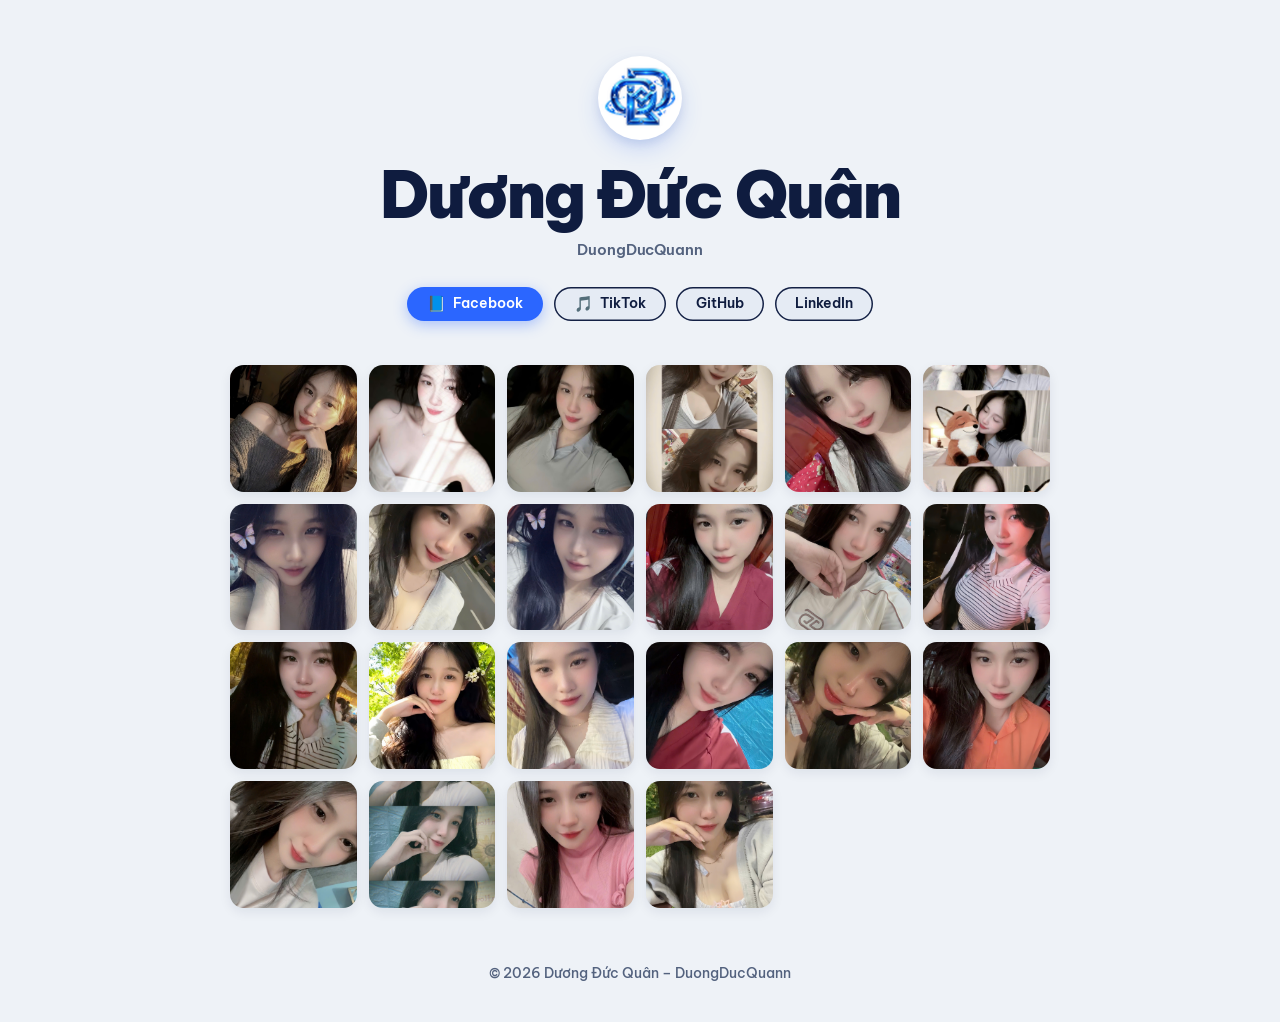
<file: index.html>
﻿<!DOCTYPE html>
<html lang="vi">
<head>
<meta charset="UTF-8">
<meta name="viewport" content="width=device-width, initial-scale=1">
<title>Dương Đức Quân</title>
<meta name="description" content="Dương Đức Quân – DuongDucQuann">
<link rel="icon" type="image/png" href="logo.png">
<meta property="og:title" content="Dương Đức Quân – DuongDucQuann">
<meta property="og:description" content="Hồ sơ cá nhân của Dương Đức Quân">
<meta property="og:image" content="logo.png">
<meta property="og:type" content="website">
<link rel="preconnect" href="https://fonts.googleapis.com">
<link rel="preconnect" href="https://fonts.gstatic.com" crossorigin>
<link href="https://fonts.googleapis.com/css2?family=Be+Vietnam+Pro:wght@400;500;600;700;800;900&display=swap" rel="stylesheet">

<style>
  :root {
    --bg: #eef2f7;
    --ink: #0f1c3f;
    --muted: #53627e;
    --fb-bg: #2b66ff;
    --btn-ghost-bg: #e5ebf4;
    --btn-border: #142145;
  }
  @media (prefers-color-scheme: dark) {
    :root {
      --bg: #0c142b;
      --ink: #eef2f7;
      --muted: #9aa7c4;
      --fb-bg: #3a72ff;
      --btn-ghost-bg: #182449;
      --btn-border: #ccd6ee;
    }
  }

  * { box-sizing: border-box; }

  html, body {
    margin: 0;
    padding: 0;
    background: var(--bg);
    color: var(--ink);
    font-family: "Be Vietnam Pro", -apple-system, BlinkMacSystemFont, "Segoe UI", Roboto, Arial, sans-serif;
    -webkit-font-smoothing: antialiased;
  }

  body {
    min-height: 100vh;
    display: flex;
    flex-direction: column;
    align-items: center;
    justify-content: flex-start;
    padding: 3.5rem 1.25rem 2.5rem;
    text-align: center;
  }

  .container {
    width: 100%;
    max-width: 820px;
    margin: 0 auto;
    display: flex;
    flex-direction: column;
    align-items: center;
  }

  .logo-wrap {
    width: 84px;
    height: 84px;
    border-radius: 50%;
    background: #ffffff;
    padding: 3px;
    display: flex;
    align-items: center;
    justify-content: center;
    box-shadow: 0 10px 24px -4px rgba(43, 102, 255, 0.25), 0 4px 10px rgba(15, 28, 63, 0.08);
    margin-bottom: 1.25rem;
    transition: transform 0.25s ease;
  }
  .logo-wrap:hover {
    transform: scale(1.06);
  }
  .logo {
    width: 100%;
    height: 100%;
    border-radius: 50%;
    object-fit: cover;
    display: block;
  }

  h1 {
    margin: 0;
    font-size: clamp(2.4rem, 6.5vw, 4rem);
    font-weight: 900;
    line-height: 1.08;
    letter-spacing: -0.035em;
    color: var(--ink);
  }

  .role {
    margin: 0.65rem 0 0;
    font-size: 0.95rem;
    font-weight: 600;
    color: var(--muted);
    letter-spacing: -0.01em;
  }

  .links {
    margin: 1.75rem 0 0;
    display: flex;
    flex-wrap: wrap;
    gap: 0.65rem;
    justify-content: center;
    align-items: center;
  }

  .btn {
    display: inline-flex;
    align-items: center;
    gap: 0.45rem;
    padding: 0.55rem 1.25rem;
    border-radius: 9999px;
    font-size: 0.88rem;
    font-weight: 600;
    text-decoration: none;
    transition: transform 0.18s ease, filter 0.18s ease, box-shadow 0.18s ease;
    cursor: pointer;
    line-height: 1.2;
    white-space: nowrap;
  }
  .btn:hover {
    transform: translateY(-1px);
    filter: brightness(1.05);
  }
  .btn:active {
    transform: translateY(0);
  }

  .btn-fb {
    background: var(--fb-bg);
    color: #ffffff;
    box-shadow: 0 4px 14px rgba(43, 102, 255, 0.35);
  }

  .btn-ghost {
    background: var(--btn-ghost-bg);
    color: var(--ink);
    box-shadow: inset 0 0 0 1.5px var(--btn-border);
  }

  .btn-icon {
    font-size: 0.95rem;
    display: inline-block;
    line-height: 1;
  }

  .gallery {
    margin: 2.75rem 0 0;
    width: 100%;
    max-width: 820px;
    display: grid;
    grid-template-columns: repeat(6, 1fr);
    gap: 0.75rem;
  }

  @media (max-width: 768px) {
    .gallery {
      grid-template-columns: repeat(4, 1fr);
      gap: 0.6rem;
    }
  }

  @media (max-width: 480px) {
    .gallery {
      grid-template-columns: repeat(3, 1fr);
      gap: 0.5rem;
    }
    body {
      padding: 2.25rem 1rem 2rem;
    }
  }

  .gallery-item {
    position: relative;
    width: 100%;
    aspect-ratio: 1 / 1;
    border-radius: 14px;
    overflow: hidden;
    background: rgba(0, 0, 0, 0.05);
    box-shadow: 0 4px 12px rgba(15, 28, 63, 0.08);
    transition: transform 0.22s ease, box-shadow 0.22s ease;
  }
  .gallery-item:hover {
    transform: scale(1.04);
    box-shadow: 0 10px 22px rgba(15, 28, 63, 0.16);
    z-index: 2;
  }

  .gallery-item img {
    width: 100%;
    height: 100%;
    object-fit: cover;
    display: block;
  }

  footer {
    margin-top: 3.5rem;
    color: var(--muted);
    font-size: 0.85rem;
    font-weight: 500;
  }
</style>
</head>
<body>

<div class="container">
  <div class="logo-wrap">
    <img class="logo" src="logo.png" alt="Logo Dương Đức Quân">
  </div>

  <h1>Dương Đức Quân</h1>
  <p class="role">DuongDucQuann</p>

  <nav class="links" aria-label="Mạng xã hội">
    <a class="btn btn-fb" href="https://www.facebook.com/DuongDucQuann" target="_blank" rel="noopener">
      <span class="btn-icon">📘</span> Facebook
    </a>
    <a class="btn btn-ghost" href="https://www.tiktok.com/@duongducquan285" target="_blank" rel="noopener">
      <span class="btn-icon">🎵</span> TikTok
    </a>
    <a class="btn btn-ghost" href="https://github.com/duongducquan" target="_blank" rel="noopener">
      GitHub
    </a>
    <a class="btn btn-ghost" href="https://www.linkedin.com/in/duongducquan" target="_blank" rel="noopener">
      LinkedIn
    </a>
  </nav>

  <section class="gallery" aria-label="Hình ảnh">
    <div class="gallery-item"><img src="hinhtngan/anh1.jpg.jpg" alt="Hình ảnh" loading="lazy"></div>
    <div class="gallery-item"><img src="hinhtngan/anh2.jpg" alt="Hình ảnh" loading="lazy"></div>
    <div class="gallery-item"><img src="hinhtngan/anh3.jpg" alt="Hình ảnh" loading="lazy"></div>
    <div class="gallery-item"><img src="hinhtngan/anh4.jpg" alt="Hình ảnh" loading="lazy"></div>
    <div class="gallery-item"><img src="hinhtngan/anh5.jpg" alt="Hình ảnh" loading="lazy"></div>
    <div class="gallery-item"><img src="hinhtngan/anh6.jpg" alt="Hình ảnh" loading="lazy"></div>
    <div class="gallery-item"><img src="hinhtngan/anh7.jpg" alt="Hình ảnh" loading="lazy"></div>
    <div class="gallery-item"><img src="hinhtngan/anh8.jpg" alt="Hình ảnh" loading="lazy"></div>
    <div class="gallery-item"><img src="hinhtngan/anh9.jpg" alt="Hình ảnh" loading="lazy"></div>
    <div class="gallery-item"><img src="hinhtngan/anh10.jpg" alt="Hình ảnh" loading="lazy"></div>
    <div class="gallery-item"><img src="hinhtngan/avara.jpg.jpg" alt="Hình ảnh" loading="lazy"></div>
    <div class="gallery-item"><img src="hinhtngan/z7384682605918_83a60727b5cd329fd90db8fd4859cfa9.jpg" alt="Hình ảnh" loading="lazy"></div>
    <div class="gallery-item"><img src="hinhtngan/z7384682606203_9dde1a794d2808d761029ce8cb5a3468.jpg" alt="Hình ảnh" loading="lazy"></div>
    <div class="gallery-item"><img src="hinhtngan/z7384682613517_b5f728afc6add53f9995829d0e1208cf.jpg" alt="Hình ảnh" loading="lazy"></div>
    <div class="gallery-item"><img src="hinhtngan/z7384682619566_f292add528c52fb7ed613890d3c85c83.jpg" alt="Hình ảnh" loading="lazy"></div>
    <div class="gallery-item"><img src="hinhtngan/z7384682623197_f5991f3f9178e9a30ae4e42202065e7e.jpg" alt="Hình ảnh" loading="lazy"></div>
    <div class="gallery-item"><img src="hinhtngan/z7384682665019_cb9ebe0108ec608b50942ff089ed2199.jpg" alt="Hình ảnh" loading="lazy"></div>
    <div class="gallery-item"><img src="hinhtngan/z7384682680565_8f5d23844214bdc1e277690f5b749d9f.jpg" alt="Hình ảnh" loading="lazy"></div>
    <div class="gallery-item"><img src="hinhtngan/z7384682689444_84a53c95875616643e9a432768f0cd2f.jpg" alt="Hình ảnh" loading="lazy"></div>
    <div class="gallery-item"><img src="hinhtngan/z7384682689754_3d750d5ae05988cf24a3d42cc7cae9c3.jpg" alt="Hình ảnh" loading="lazy"></div>
    <div class="gallery-item"><img src="hinhtngan/z7384682693739_f2a8ba98dbcf1100090e7c335f612dcc.jpg" alt="Hình ảnh" loading="lazy"></div>
    <div class="gallery-item"><img src="hinhtngan/z7384688935919_973b5c2dc6faa806bfcafef78f39d85e.jpg" alt="Hình ảnh" loading="lazy"></div>
  </section>

  <footer>© 2026 Dương Đức Quân – DuongDucQuann</footer>
</div>

</body>
</html>
</file>
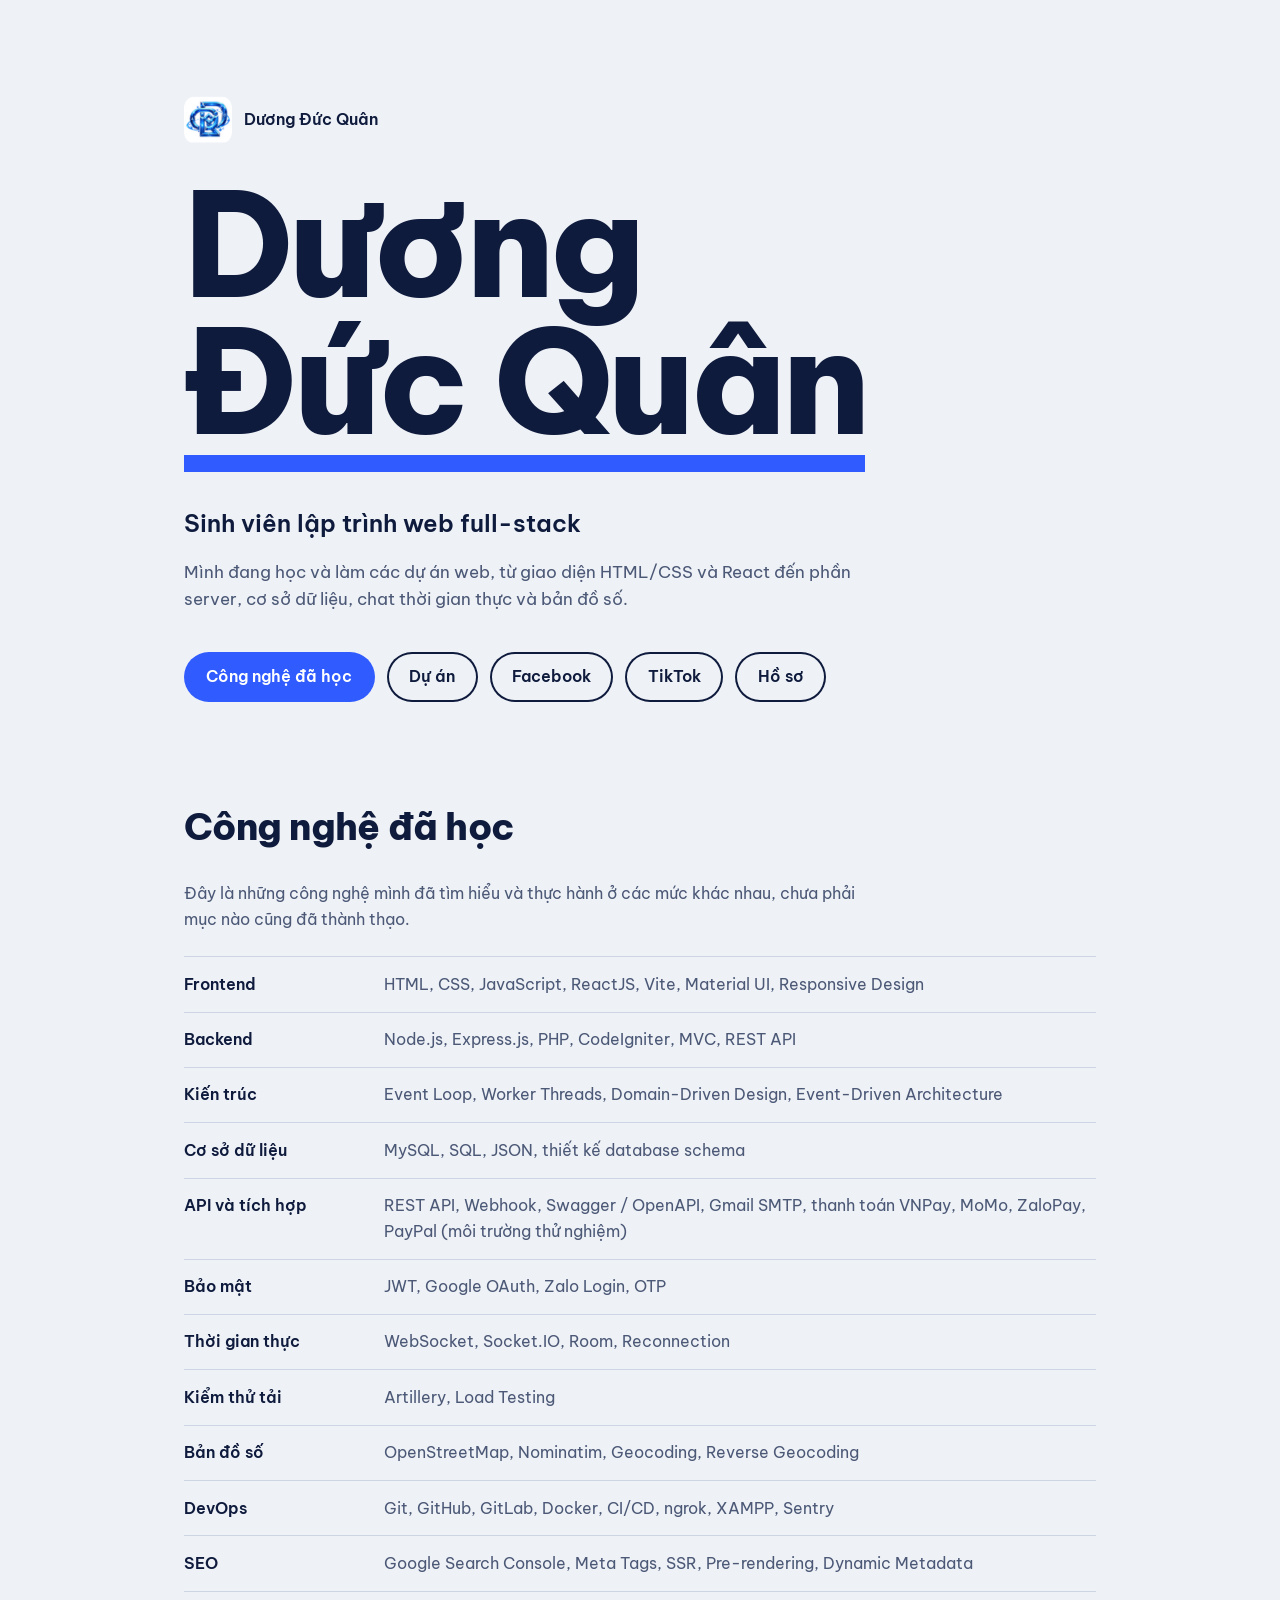
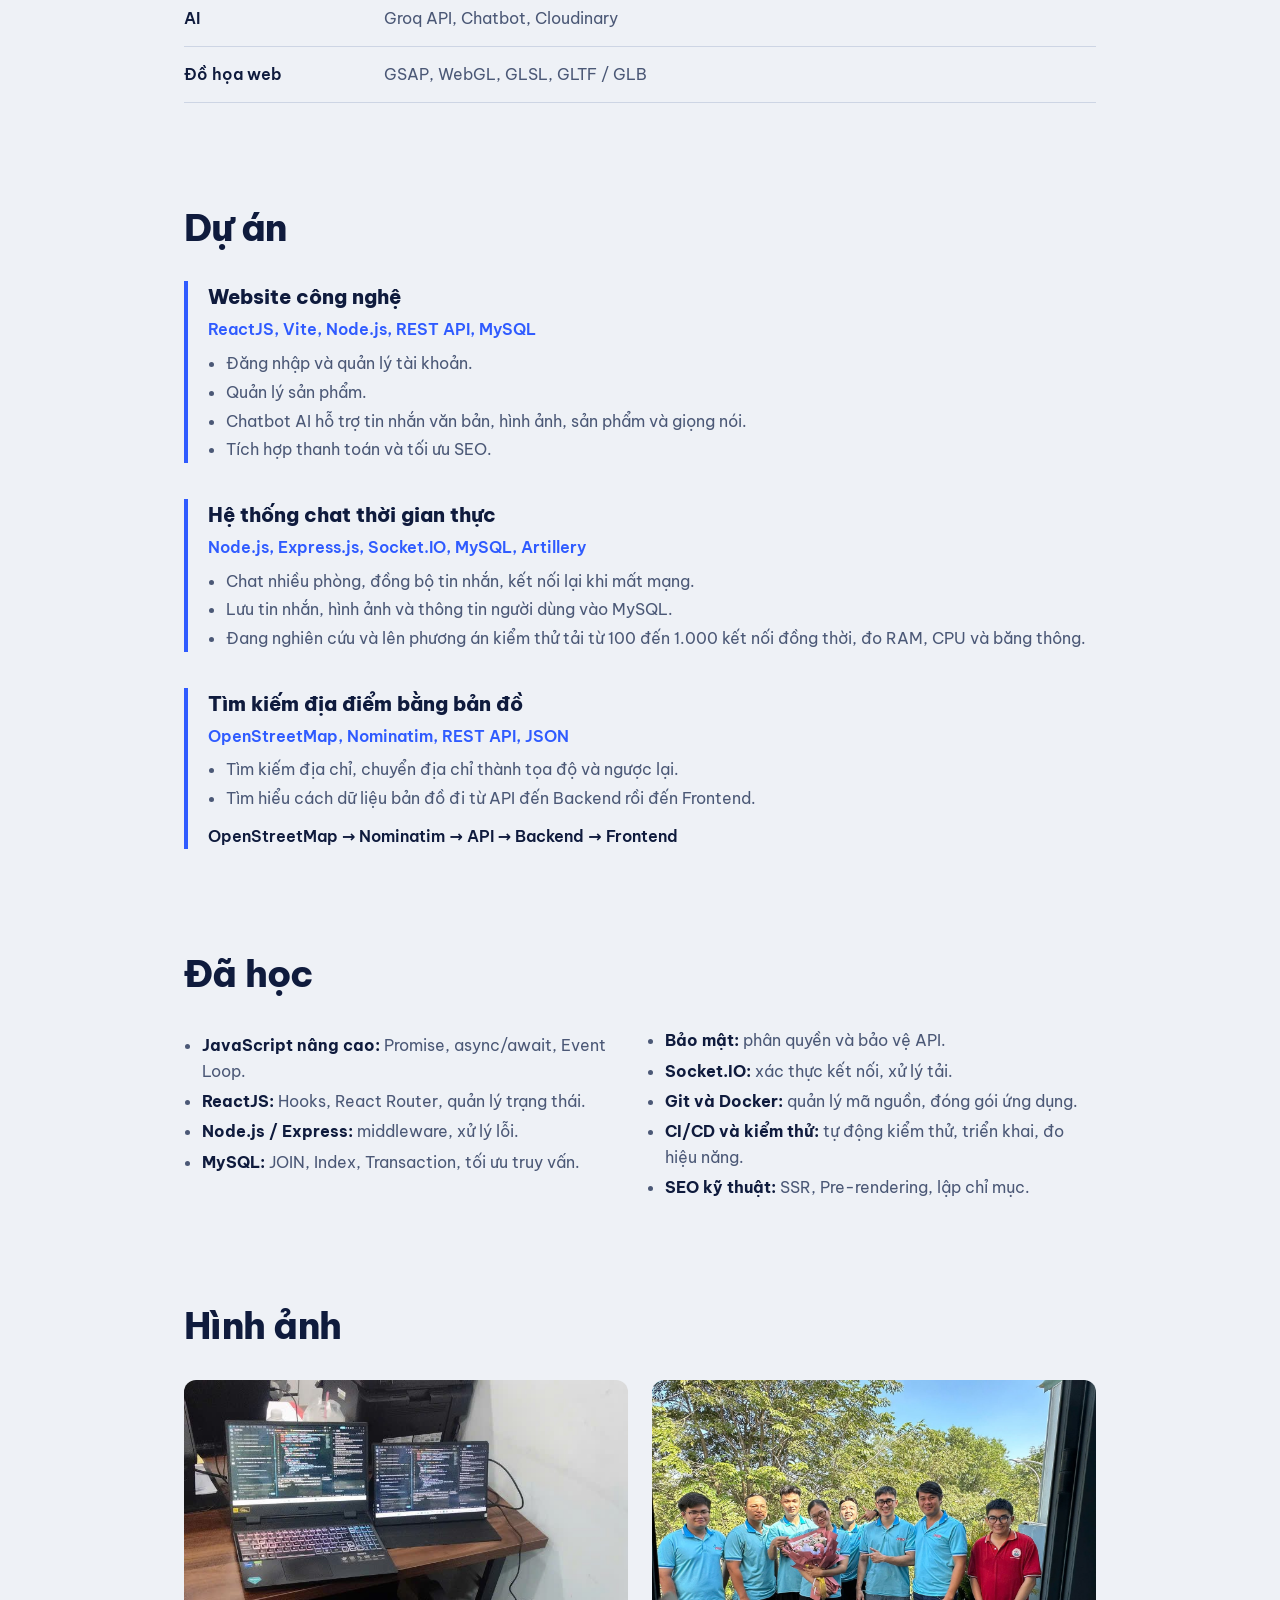
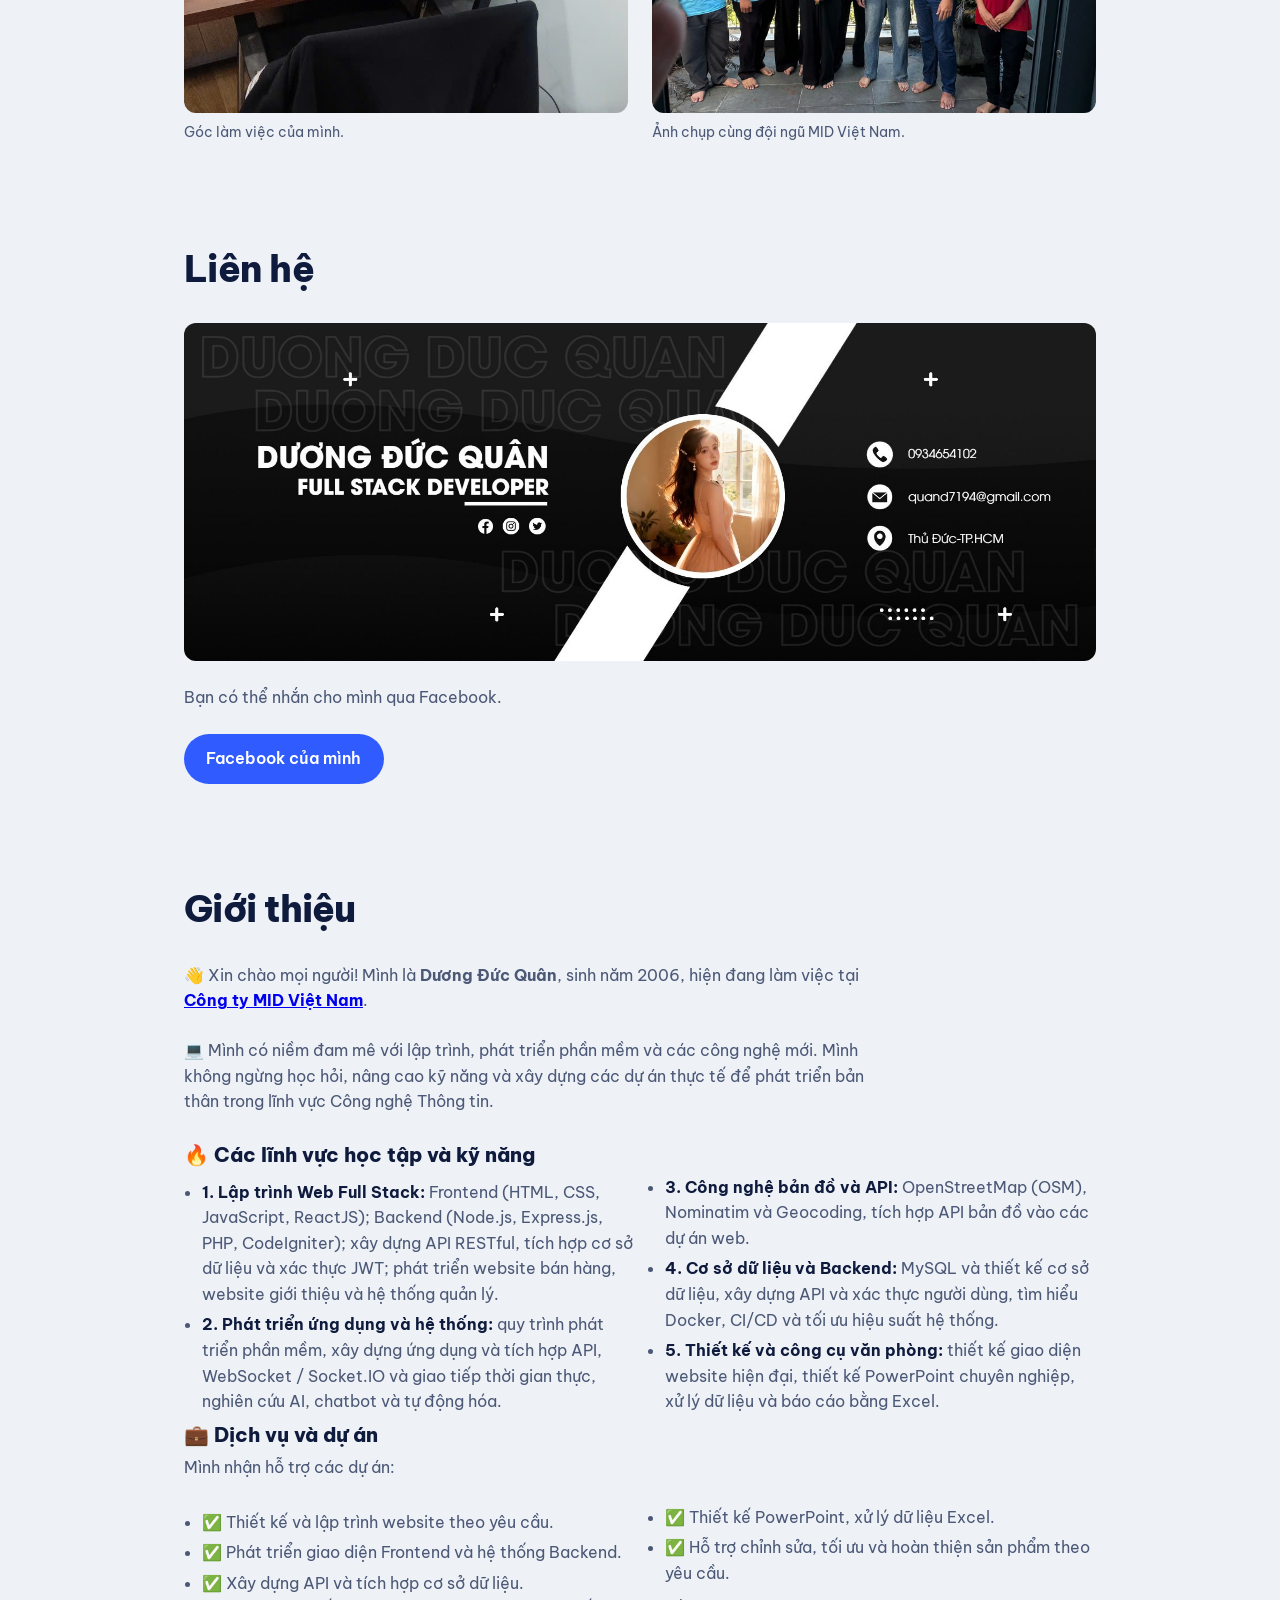
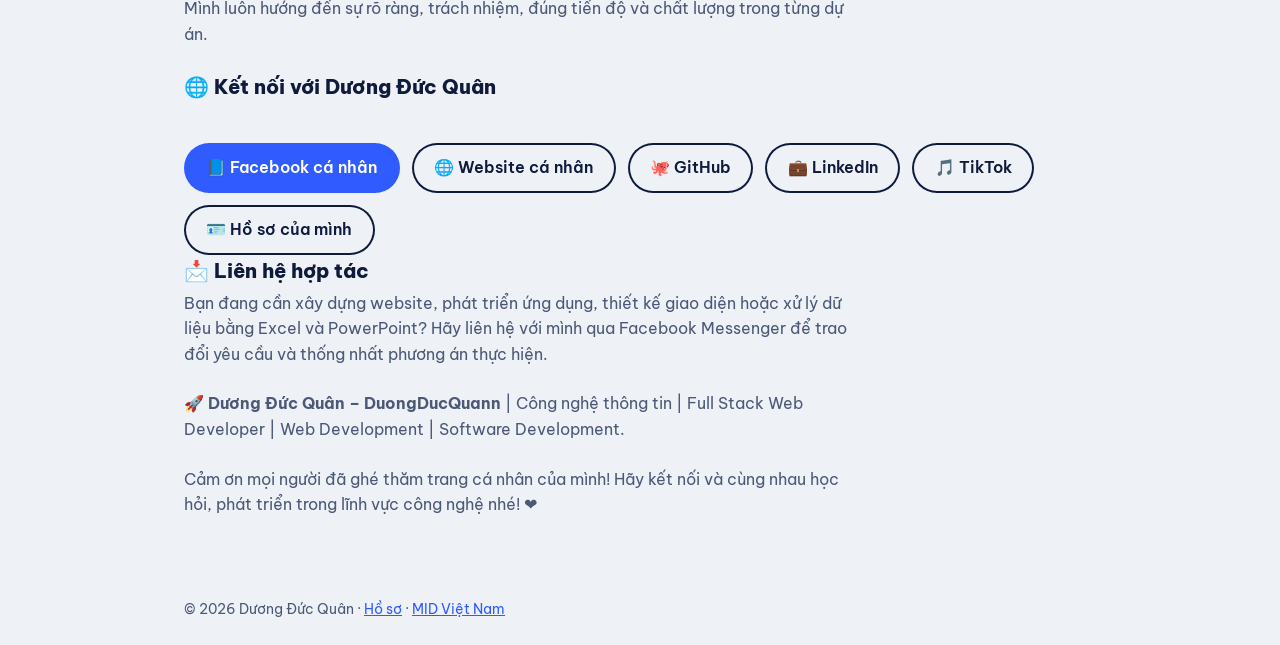
<file: index-portfolio.html>
<!DOCTYPE html>
<html lang="vi">
<head>
<meta charset="UTF-8">
<meta name="viewport" content="width=device-width, initial-scale=1">
<title>Dương Đức Quân – Full Stack Web Developer | MID Việt Nam</title>
<meta name="description" content="Dương Đức Quân (DuongDucQuann), Full Stack Web Developer tại MID Việt Nam. Công nghệ đã học, dự án ReactJS, Node.js, MySQL, Socket.IO và cách liên hệ.">
<meta name="author" content="Dương Đức Quân">
<meta name="robots" content="index, follow, max-image-preview:large">
<meta name="theme-color" content="#2f5bff">
<link rel="canonical" href="https://duongducquan.github.io/DuongDucQuan/">
<meta property="og:type" content="website">
<meta property="og:site_name" content="Dương Đức Quân">
<meta property="og:locale" content="vi_VN">
<meta property="og:title" content="Dương Đức Quân – Full Stack Web Developer | MID Việt Nam">
<meta property="og:description" content="Dương Đức Quân (DuongDucQuann), Full Stack Web Developer tại MID Việt Nam. Công nghệ đã học, dự án ReactJS, Node.js, MySQL, Socket.IO và cách liên hệ.">
<meta property="og:url" content="https://duongducquan.github.io/DuongDucQuan/">
<meta property="og:image" content="https://duongducquan.github.io/DuongDucQuan/images/og-image.jpg">
<meta property="og:image:width" content="1200">
<meta property="og:image:height" content="630">
<meta name="twitter:card" content="summary_large_image">
<meta name="twitter:title" content="Dương Đức Quân – Full Stack Web Developer | MID Việt Nam">
<meta name="twitter:description" content="Dương Đức Quân (DuongDucQuann), Full Stack Web Developer tại MID Việt Nam. Công nghệ đã học, dự án ReactJS, Node.js, MySQL, Socket.IO và cách liên hệ.">
<meta name="twitter:image" content="https://duongducquan.github.io/DuongDucQuan/images/og-image.jpg">
<link rel="icon" type="image/png" href="images/logo.png">
<link rel="preconnect" href="https://fonts.googleapis.com">
<link rel="preconnect" href="https://fonts.gstatic.com" crossorigin>
<link href="https://fonts.googleapis.com/css2?family=Be+Vietnam+Pro:wght@400;600;800&display=swap" rel="stylesheet">

<!-- Giúp Google hiểu Facebook này là của bạn -->
<script type="application/ld+json">{"@context": "https://schema.org", "@type": "Person", "name": "Dương Đức Quân", "alternateName": "DuongDucQuann", "jobTitle": "Full Stack Web Developer", "url": "https://duongducquan.github.io/DuongDucQuan/", "image": "https://duongducquan.github.io/DuongDucQuan/images/avatar.jpg", "worksFor": {"@type": "Organization", "name": "MID Việt Nam", "legalName": "Công ty TNHH MID Việt Nam", "url": "https://midvietnam.com/vi"}, "knowsAbout": ["Lập trình web full-stack", "ReactJS", "Node.js", "PHP", "MySQL", "Socket.IO", "REST API"], "sameAs": ["https://www.facebook.com/DuongDucQuann/", "https://www.tiktok.com/@duongducquan285", "https://github.com/duongducquan", "https://www.linkedin.com/in/duongducquan", "https://sites.google.com/view/duongducquan"]}</script>

<style>
  :root {
    --bg: #eef1f6;
    --ink: #0f1b3d;
    --muted: #4b5876;
    --accent: #2f5bff;
    --line: #cdd5e4;
  }
  @media (prefers-color-scheme: dark) {
    :root {
      --bg: #0c1330;
      --ink: #eef1f6;
      --muted: #a6b0cc;
      --accent: #7d9bff;
      --line: #26315c;
    }
  }
  * { box-sizing: border-box; }
  body {
    margin: 0;
    min-height: 100vh;
    background: var(--bg);
    color: var(--ink);
    font-family: "Be Vietnam Pro", system-ui, -apple-system, "Segoe UI", Arial, sans-serif;
    line-height: 1.6;
    display: flex;
    flex-direction: column;
  }
  main {
    flex: 1;
    width: 100%;
    max-width: 960px;
    margin: 0 auto;
    padding: clamp(2rem, 8vw, 6rem) 1.5rem 2rem;
  }
  h1 {
    margin: 0;
    font-weight: 800;
    font-size: clamp(3rem, 15vw, 9rem);
    line-height: 0.95;
    letter-spacing: -0.03em;
  }
  h1 span { display: block; }
  h1 .second {
    display: inline-block;
    border-bottom: 0.12em solid var(--accent);
    padding-bottom: 0.04em;
  }
  .role { margin: 2rem 0 0; font-size: clamp(1.1rem, 3vw, 1.5rem); font-weight: 600; }
  .about { max-width: 62ch; margin: 1rem 0 0; color: var(--muted); font-size: 1.05rem; }
  .links { margin: 2.5rem 0 0; display: flex; flex-wrap: wrap; gap: 0.75rem; }
  .btn {
    display: inline-block;
    padding: 0.75rem 1.4rem;
    border-radius: 999px;
    background: var(--accent);
    color: #fff;
    font-weight: 600;
    text-decoration: none;
  }
  .btn:hover { filter: brightness(1.1); }
  .btn.ghost { background: transparent; color: var(--ink); box-shadow: inset 0 0 0 2px var(--ink); }
  a:focus-visible { outline: 3px solid var(--ink); outline-offset: 3px; }

  section { margin-top: clamp(3.5rem, 9vw, 6rem); scroll-margin-top: 1rem; }
  h2 { margin: 0 0 1.5rem; font-size: clamp(1.7rem, 4vw, 2.3rem); font-weight: 800; letter-spacing: -0.02em; }
  h3 { margin: 0 0 0.25rem; font-size: 1.25rem; font-weight: 800; }
  .note { max-width: 62ch; color: var(--muted); margin: 0 0 1.5rem; }

  .skills { margin: 0; }
  .skills .row {
    display: grid;
    grid-template-columns: 11rem 1fr;
    gap: 0.25rem 1.5rem;
    padding: 0.9rem 0;
    border-top: 1px solid var(--line);
  }
  .skills .row:last-child { border-bottom: 1px solid var(--line); }
  .skills dt { font-weight: 600; }
  .skills dd { margin: 0; color: var(--muted); }

  .project { padding: 0 0 0 1.25rem; border-left: 4px solid var(--accent); margin: 0 0 2.25rem; }
  .project .stack { margin: 0 0 0.5rem; color: var(--accent); font-weight: 600; }
  .project ul { margin: 0; padding-left: 1.1rem; color: var(--muted); }
  .project li { margin: 0.2rem 0; }
  .project .flow { margin: 0.75rem 0 0; font-weight: 600; }

  .next { columns: 2 16rem; column-gap: 2rem; margin: 0; padding-left: 1.1rem; color: var(--muted); }
  .next li { margin: 0.3rem 0; break-inside: avoid; }
  .next strong { color: var(--ink); }

  .brand { display: flex; align-items: center; gap: 0.75rem; margin: 0 0 2rem; font-weight: 600; }
  .brand img { width: 48px; height: 48px; border-radius: 12px; }
  figure { margin: 0; }
  figure img { display: block; width: 100%; height: auto; border-radius: 12px; }
  figcaption { margin-top: 0.5rem; color: var(--muted); font-size: 0.9rem; }
  .gallery { display: grid; grid-template-columns: 1fr 1fr; gap: 1.5rem; }
  .gallery img { aspect-ratio: 4 / 3; object-fit: cover; }
  .banner { margin: 0 0 1.5rem; }

  footer { max-width: 960px; width: 100%; margin: 0 auto; padding: 1.5rem; color: var(--muted); font-size: 0.9rem; }

  @media (max-width: 560px) {
    .skills .row { grid-template-columns: 1fr; }
  }
  footer a { color: var(--accent); }
</style>
</head>
<body>
<main>
  <p class="brand"><img src="images/logo.png" alt="Logo Dương Đức Quân" width="48" height="48"><span>Dương Đức Quân</span></p>
  <h1><span>Dương</span><span class="second">Đức Quân</span></h1>
  <p class="role">Sinh viên lập trình web full-stack</p>
  <p class="about">
    Mình đang học và làm các dự án web, từ giao diện HTML/CSS và React đến
    phần server, cơ sở dữ liệu, chat thời gian thực và bản đồ số.
  </p>
  <p class="links">
    <a class="btn" href="#cong-nghe">Công nghệ đã học</a>
    <a class="btn ghost" href="#du-an">Dự án</a>
    <a class="btn ghost" href="https://www.facebook.com/DuongDucQuann/" rel="me noopener" target="_blank">Facebook</a>
    <a class="btn ghost" href="https://www.tiktok.com/@duongducquan285" rel="me noopener" target="_blank">TikTok</a>
    <a class="btn ghost" href="profile.html">Hồ sơ</a>
  </p>

  <section id="cong-nghe">
    <h2>Công nghệ đã học</h2>
    <p class="note">
      Đây là những công nghệ mình đã tìm hiểu và thực hành ở các mức khác nhau,
      chưa phải mục nào cũng đã thành thạo.
    </p>
    <dl class="skills">
      <div class="row"><dt>Frontend</dt><dd>HTML, CSS, JavaScript, ReactJS, Vite, Material UI, Responsive Design</dd></div>
      <div class="row"><dt>Backend</dt><dd>Node.js, Express.js, PHP, CodeIgniter, MVC, REST API</dd></div>
      <div class="row"><dt>Kiến trúc</dt><dd>Event Loop, Worker Threads, Domain-Driven Design, Event-Driven Architecture</dd></div>
      <div class="row"><dt>Cơ sở dữ liệu</dt><dd>MySQL, SQL, JSON, thiết kế database schema</dd></div>
      <div class="row"><dt>API và tích hợp</dt><dd>REST API, Webhook, Swagger / OpenAPI, Gmail SMTP, thanh toán VNPay, MoMo, ZaloPay, PayPal (môi trường thử nghiệm)</dd></div>
      <div class="row"><dt>Bảo mật</dt><dd>JWT, Google OAuth, Zalo Login, OTP</dd></div>
      <div class="row"><dt>Thời gian thực</dt><dd>WebSocket, Socket.IO, Room, Reconnection</dd></div>
      <div class="row"><dt>Kiểm thử tải</dt><dd>Artillery, Load Testing</dd></div>
      <div class="row"><dt>Bản đồ số</dt><dd>OpenStreetMap, Nominatim, Geocoding, Reverse Geocoding</dd></div>
      <div class="row"><dt>DevOps</dt><dd>Git, GitHub, GitLab, Docker, CI/CD, ngrok, XAMPP, Sentry</dd></div>
      <div class="row"><dt>SEO</dt><dd>Google Search Console, Meta Tags, SSR, Pre-rendering, Dynamic Metadata</dd></div>
      <div class="row"><dt>AI</dt><dd>Groq API, Chatbot, Cloudinary</dd></div>
      <div class="row"><dt>Đồ họa web</dt><dd>GSAP, WebGL, GLSL, GLTF / GLB</dd></div>
    </dl>
  </section>

  <section id="du-an">
    <h2>Dự án</h2>

    <article class="project">
      <h3>Website công nghệ</h3>
      <p class="stack">ReactJS, Vite, Node.js, REST API, MySQL</p>
      <ul>
        <li>Đăng nhập và quản lý tài khoản.</li>
        <li>Quản lý sản phẩm.</li>
        <li>Chatbot AI hỗ trợ tin nhắn văn bản, hình ảnh, sản phẩm và giọng nói.</li>
        <li>Tích hợp thanh toán và tối ưu SEO.</li>
      </ul>
    </article>

    <article class="project">
      <h3>Hệ thống chat thời gian thực</h3>
      <p class="stack">Node.js, Express.js, Socket.IO, MySQL, Artillery</p>
      <ul>
        <li>Chat nhiều phòng, đồng bộ tin nhắn, kết nối lại khi mất mạng.</li>
        <li>Lưu tin nhắn, hình ảnh và thông tin người dùng vào MySQL.</li>
        <li>Đang nghiên cứu và lên phương án kiểm thử tải từ 100 đến 1.000 kết nối đồng thời, đo RAM, CPU và băng thông.</li>
      </ul>
    </article>

    <article class="project">
      <h3>Tìm kiếm địa điểm bằng bản đồ</h3>
      <p class="stack">OpenStreetMap, Nominatim, REST API, JSON</p>
      <ul>
        <li>Tìm kiếm địa chỉ, chuyển địa chỉ thành tọa độ và ngược lại.</li>
        <li>Tìm hiểu cách dữ liệu bản đồ đi từ API đến Backend rồi đến Frontend.</li>
      </ul>
      <p class="flow">OpenStreetMap → Nominatim → API → Backend → Frontend</p>
    </article>
  </section>

  <section id="da-hoc">
    <h2>Đã học</h2>
    <ul class="next">
      <li><strong>JavaScript nâng cao:</strong> Promise, async/await, Event Loop.</li>
      <li><strong>ReactJS:</strong> Hooks, React Router, quản lý trạng thái.</li>
      <li><strong>Node.js / Express:</strong> middleware, xử lý lỗi.</li>
      <li><strong>MySQL:</strong> JOIN, Index, Transaction, tối ưu truy vấn.</li>
      <li><strong>Bảo mật:</strong> phân quyền và bảo vệ API.</li>
      <li><strong>Socket.IO:</strong> xác thực kết nối, xử lý tải.</li>
      <li><strong>Git và Docker:</strong> quản lý mã nguồn, đóng gói ứng dụng.</li>
      <li><strong>CI/CD và kiểm thử:</strong> tự động kiểm thử, triển khai, đo hiệu năng.</li>
      <li><strong>SEO kỹ thuật:</strong> SSR, Pre-rendering, lập chỉ mục.</li>
    </ul>
  </section>

  <section id="hinh-anh">
    <h2>Hình ảnh</h2>
    <div class="gallery">
      <figure>
        <img width="1280" height="576" src="images/goc-lam-viec.jpg" alt="Hai chiếc laptop đang mở trình soạn thảo mã trên bàn làm việc" loading="lazy">
        <figcaption>Góc làm việc của mình.</figcaption>
      </figure>
      <figure>
        <img width="1400" height="1050" src="images/doi-nhom.jpg" alt="Ảnh chụp chung của đội ngũ mặc áo đồng phục MID trên ban công" loading="lazy">
        <figcaption>Ảnh chụp cùng đội ngũ MID Việt Nam.</figcaption>
      </figure>
    </div>
  </section>

  <section id="lien-he">
    <h2>Liên hệ</h2>
    <figure class="banner">
      <img width="1700" height="630" src="images/banner.jpg" alt="Banner Dương Đức Quân – Full Stack Developer, Thủ Đức, TP.HCM" loading="lazy">
    </figure>
    <p class="note">Bạn có thể nhắn cho mình qua Facebook.</p>
    <p><a class="btn" href="https://www.facebook.com/DuongDucQuann/" rel="me noopener" target="_blank">Facebook của mình</a></p>
  </section>
  <section id="gioi-thieu">
    <h2>Giới thiệu</h2>
    <p class="note">
      👋 Xin chào mọi người! Mình là <strong>Dương Đức Quân</strong>, sinh năm 2006, hiện đang làm việc tại <strong><a href="https://midvietnam.com/vi" target="_blank" rel="noopener">Công ty MID Việt Nam</a></strong>.
    </p>
    <p class="note">
      💻 Mình có niềm đam mê với lập trình, phát triển phần mềm và các công nghệ mới. Mình không ngừng học hỏi, nâng cao kỹ năng và
      xây dựng các dự án thực tế để phát triển bản thân trong lĩnh vực Công nghệ Thông tin.
    </p>

    <h3>🔥 Các lĩnh vực học tập và kỹ năng</h3>
    <ul class="next">
      <li><strong>1. Lập trình Web Full Stack:</strong> Frontend (HTML, CSS, JavaScript, ReactJS); Backend (Node.js, Express.js, PHP, CodeIgniter); xây dựng API RESTful, tích hợp cơ sở dữ liệu và xác thực JWT; phát triển website bán hàng, website giới thiệu và hệ thống quản lý.</li>
      <li><strong>2. Phát triển ứng dụng và hệ thống:</strong> quy trình phát triển phần mềm, xây dựng ứng dụng và tích hợp API, WebSocket / Socket.IO và giao tiếp thời gian thực, nghiên cứu AI, chatbot và tự động hóa.</li>
      <li><strong>3. Công nghệ bản đồ và API:</strong> OpenStreetMap (OSM), Nominatim và Geocoding, tích hợp API bản đồ vào các dự án web.</li>
      <li><strong>4. Cơ sở dữ liệu và Backend:</strong> MySQL và thiết kế cơ sở dữ liệu, xây dựng API và xác thực người dùng, tìm hiểu Docker, CI/CD và tối ưu hiệu suất hệ thống.</li>
      <li><strong>5. Thiết kế và công cụ văn phòng:</strong> thiết kế giao diện website hiện đại, thiết kế PowerPoint chuyên nghiệp, xử lý dữ liệu và báo cáo bằng Excel.</li>
    </ul>

    <h3>💼 Dịch vụ và dự án</h3>
    <p class="note">Mình nhận hỗ trợ các dự án:</p>
    <ul class="next">
      <li>✅ Thiết kế và lập trình website theo yêu cầu.</li>
      <li>✅ Phát triển giao diện Frontend và hệ thống Backend.</li>
      <li>✅ Xây dựng API và tích hợp cơ sở dữ liệu.</li>
      <li>✅ Thiết kế PowerPoint, xử lý dữ liệu Excel.</li>
      <li>✅ Hỗ trợ chỉnh sửa, tối ưu và hoàn thiện sản phẩm theo yêu cầu.</li>
    </ul>
    <p class="note">Mình luôn hướng đến sự rõ ràng, trách nhiệm, đúng tiến độ và chất lượng trong từng dự án.</p>

    <h3>🌐 Kết nối với Dương Đức Quân</h3>
    <p class="links">
      <a class="btn" href="https://www.facebook.com/DuongDucQuann" target="_blank" rel="noopener">📘 Facebook cá nhân</a>
      <a class="btn ghost" href="https://sites.google.com/view/duongducquan" target="_blank" rel="noopener">🌐 Website cá nhân</a>
      <a class="btn ghost" href="https://github.com/duongducquan" target="_blank" rel="noopener">🐙 GitHub</a>
      <a class="btn ghost" href="https://www.linkedin.com/in/duongducquan" target="_blank" rel="noopener">💼 LinkedIn</a>
      <a class="btn ghost" href="https://www.tiktok.com/@duongducquan285" target="_blank" rel="me noopener">🎵 TikTok</a>
      <a class="btn ghost" href="profile.html">🪪 Hồ sơ của mình</a>
    </p>

    <h3>📩 Liên hệ hợp tác</h3>
    <p class="note">
      Bạn đang cần xây dựng website, phát triển ứng dụng, thiết kế giao diện hoặc xử lý dữ liệu bằng Excel và PowerPoint?
      Hãy liên hệ với mình qua Facebook Messenger để trao đổi yêu cầu và thống nhất phương án thực hiện.
    </p>
    <p class="note">
      🚀 <strong>Dương Đức Quân – DuongDucQuann</strong> | Công nghệ thông tin | Full Stack Web Developer | Web Development | Software Development.
    </p>
    <p class="note">Cảm ơn mọi người đã ghé thăm trang cá nhân của mình! Hãy kết nối và cùng nhau học hỏi, phát triển trong lĩnh vực công nghệ nhé! ❤️</p>
  </section>
</main>
<footer>© 2026 Dương Đức Quân · <a href="profile.html">Hồ sơ</a> · <a href="https://midvietnam.com/vi" target="_blank" rel="noopener">MID Việt Nam</a></footer>
</body>
</html>
</file>
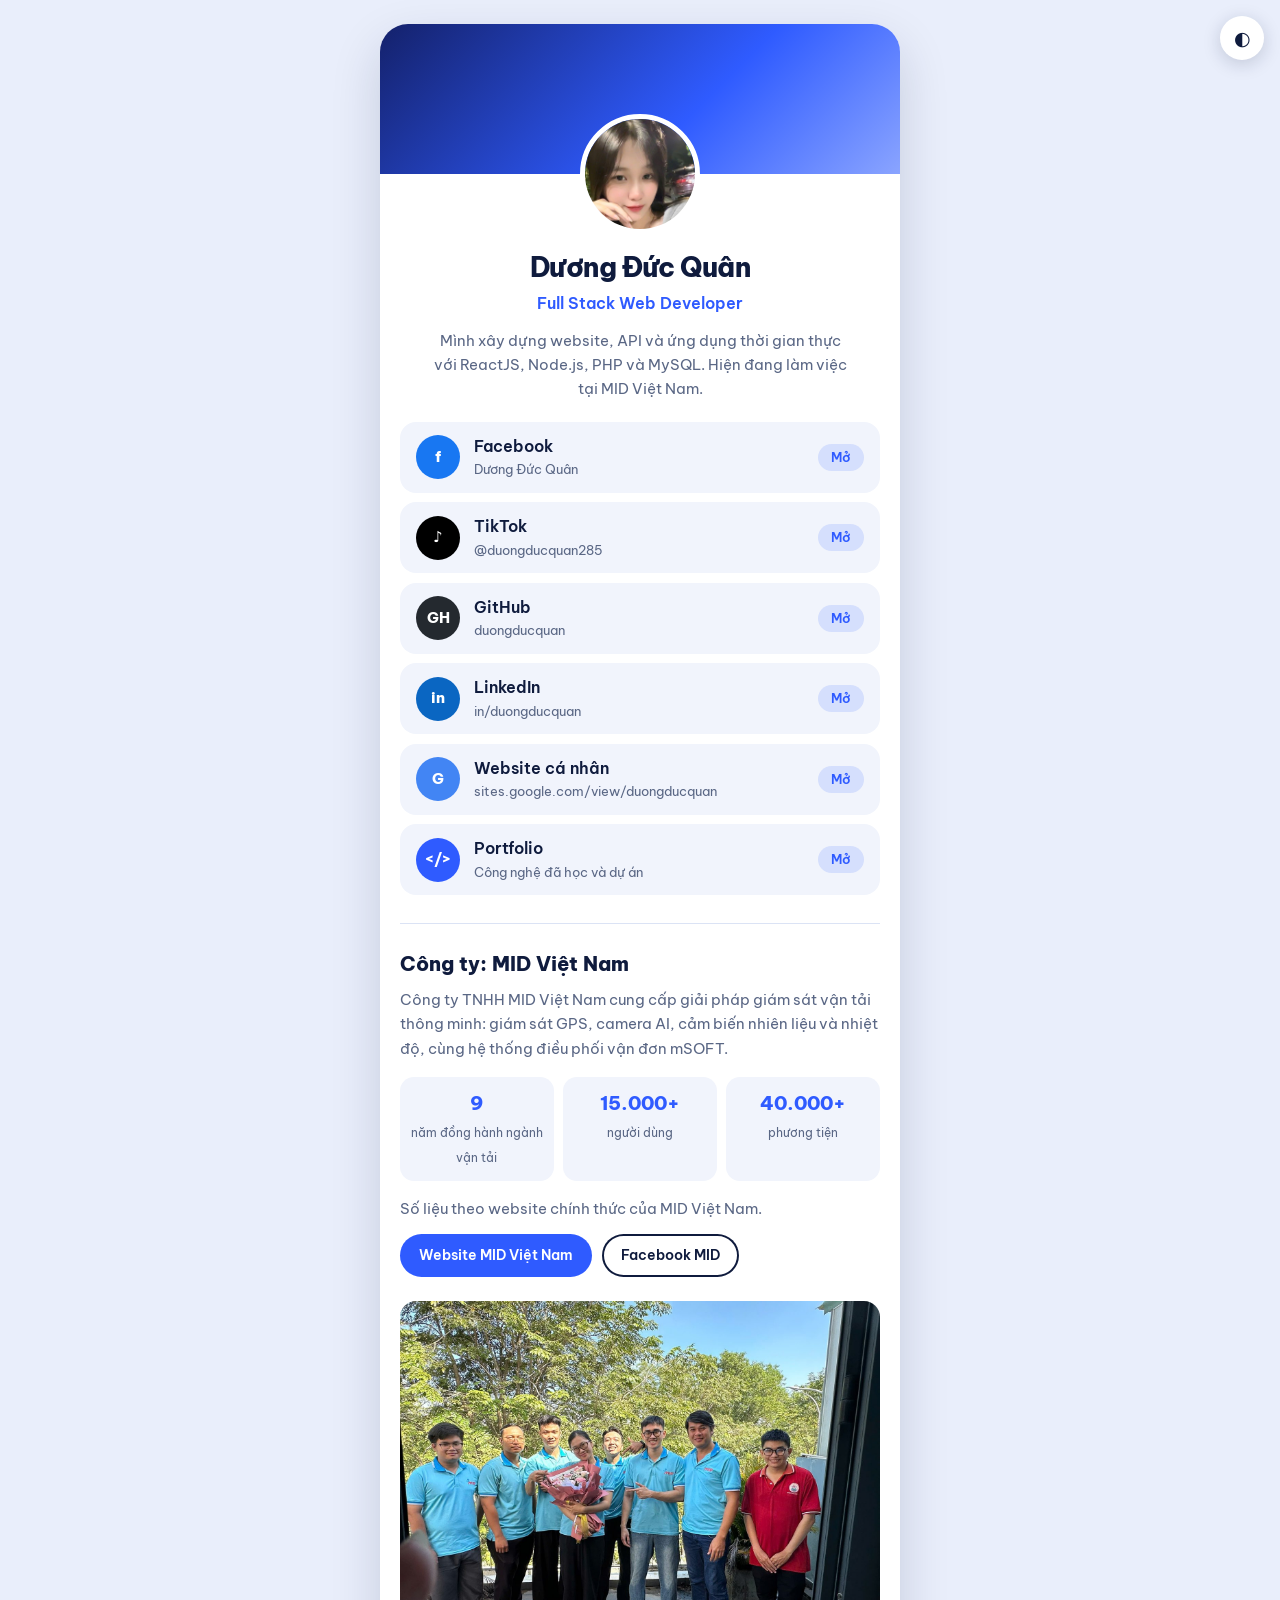
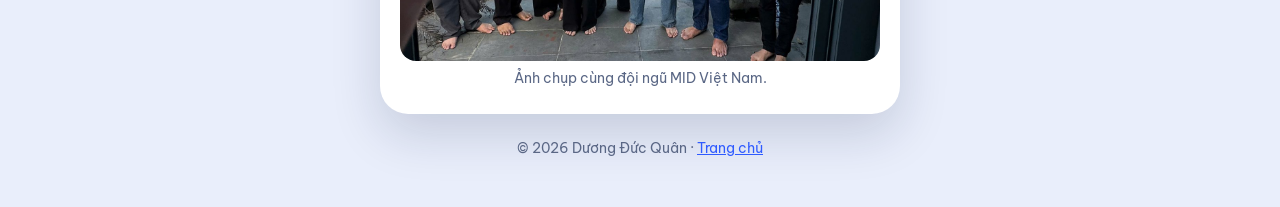
<file: profile.html>
﻿<!DOCTYPE html>
<html lang="vi">
<head>
<meta charset="UTF-8">
<meta name="viewport" content="width=device-width, initial-scale=1">
<title>Hồ sơ Dương Đức Quân – Full Stack Developer & MID Việt Nam</title>
<meta name="description" content="Hồ sơ của Dương Đức Quân: liên kết Facebook, TikTok, GitHub, LinkedIn và giới thiệu công ty MID Việt Nam, đơn vị giải pháp giám sát vận tải thông minh.">
<meta name="author" content="Dương Đức Quân">
<meta name="robots" content="index, follow, max-image-preview:large">
<meta name="theme-color" content="#2f5bff">
<link rel="canonical" href="https://duongducquan.github.io/DuongDucQuan/profile.html">
<meta property="og:type" content="profile">
<meta property="og:site_name" content="Dương Đức Quân">
<meta property="og:locale" content="vi_VN">
<meta property="og:title" content="Hồ sơ Dương Đức Quân – Full Stack Developer & MID Việt Nam">
<meta property="og:description" content="Hồ sơ của Dương Đức Quân: liên kết Facebook, TikTok, GitHub, LinkedIn và giới thiệu công ty MID Việt Nam, đơn vị giải pháp giám sát vận tải thông minh.">
<meta property="og:url" content="https://duongducquan.github.io/DuongDucQuan/profile.html">
<meta property="og:image" content="https://duongducquan.github.io/DuongDucQuan/images/og-image.jpg">
<meta property="og:image:width" content="1200">
<meta property="og:image:height" content="630">
<meta name="twitter:card" content="summary_large_image">
<meta name="twitter:title" content="Hồ sơ Dương Đức Quân – Full Stack Developer & MID Việt Nam">
<meta name="twitter:description" content="Hồ sơ của Dương Đức Quân: liên kết Facebook, TikTok, GitHub, LinkedIn và giới thiệu công ty MID Việt Nam, đơn vị giải pháp giám sát vận tải thông minh.">
<meta name="twitter:image" content="https://duongducquan.github.io/DuongDucQuan/images/og-image.jpg">
<link rel="icon" type="image/png" href="images/logo.png">
<link rel="preconnect" href="https://fonts.googleapis.com">
<link rel="preconnect" href="https://fonts.gstatic.com" crossorigin>
<link href="https://fonts.googleapis.com/css2?family=Be+Vietnam+Pro:wght@400;600;800&display=swap" rel="stylesheet">
<script type="application/ld+json">{"@context": "https://schema.org", "@type": "ProfilePage", "name": "Hồ sơ Dương Đức Quân – Full Stack Developer & MID Việt Nam", "url": "https://duongducquan.github.io/DuongDucQuan/profile.html", "dateModified": "2026-10-26", "mainEntity": {"@type": "Person", "name": "Dương Đức Quân", "alternateName": "DuongDucQuann", "jobTitle": "Full Stack Web Developer", "url": "https://duongducquan.github.io/DuongDucQuan/", "image": "https://duongducquan.github.io/DuongDucQuan/images/avatar.jpg", "worksFor": {"@type": "Organization", "name": "MID Việt Nam", "legalName": "Công ty TNHH MID Việt Nam", "url": "https://midvietnam.com/vi"}, "knowsAbout": ["Lập trình web full-stack", "ReactJS", "Node.js", "PHP", "MySQL", "Socket.IO", "REST API"], "sameAs": ["https://www.facebook.com/DuongDucQuann/", "https://www.tiktok.com/@duongducquan285", "https://github.com/duongducquan", "https://www.linkedin.com/in/duongducquan", "https://sites.google.com/view/duongducquan"]}}</script>
<style>
  :root { --bg:#e9eefb; --card:#fff; --ink:#0f1b3d; --muted:#5a6785; --accent:#2f5bff; --row:#f1f4fc; --line:#dbe3f5; }
  @media (prefers-color-scheme: dark) { :root:not([data-theme="light"]) { --bg:#080e24; --card:#111936; --ink:#eef1f6; --muted:#a6b0cc; --accent:#7d9bff; --row:#1a2349; --line:#27326a; } }
  :root[data-theme="dark"] { --bg:#080e24; --card:#111936; --ink:#eef1f6; --muted:#a6b0cc; --accent:#7d9bff; --row:#1a2349; --line:#27326a; }
  * { box-sizing: border-box; }
  body { margin:0; background:var(--bg); color:var(--ink); font-family:"Be Vietnam Pro", system-ui, -apple-system, "Segoe UI", Arial, sans-serif; line-height:1.6; padding:1.5rem 1rem 3rem; }
  .theme { position:fixed; top:1rem; right:1rem; width:44px; height:44px; border-radius:50%; border:0; background:var(--card); color:var(--ink); font-size:1.2rem; cursor:pointer; box-shadow:0 4px 18px rgba(15,27,61,.18); }
  .card { max-width:520px; margin:0 auto; background:var(--card); border-radius:28px; overflow:hidden; box-shadow:0 20px 50px rgba(15,27,61,.16); }
  .cover { height:150px; background:linear-gradient(135deg,#14216b,#2f5bff 60%,#8aa4ff); }
  .body { padding:0 1.25rem 1.5rem; text-align:center; }
  .avatar { display:block; width:120px; height:120px; margin:-60px auto 0; border-radius:50%; object-fit:cover; border:5px solid var(--card); }
  h1 { margin:.75rem 0 0; font-size:1.7rem; font-weight:800; letter-spacing:-.02em; }
  .sub { margin:.1rem 0 0; color:var(--accent); font-weight:600; }
  .bio { margin:.75rem auto 1.25rem; max-width:42ch; color:var(--muted); font-size:.95rem; }
  .list { text-align:left; }
  .row { display:flex; align-items:center; gap:.9rem; padding:.75rem 1rem; margin-bottom:.6rem; background:var(--row); border-radius:16px; color:inherit; text-decoration:none; }
  .row:hover { box-shadow:inset 0 0 0 2px var(--accent); }
  .ico { flex:none; width:44px; height:44px; border-radius:50%; display:grid; place-items:center; color:#fff; font-weight:800; font-size:.95rem; }
  .fb { background:#1877f2; } .tt { background:#000; } .gh { background:#24292f; } .li { background:#0a66c2; } .gs { background:#4285f4; } .pf { background:var(--accent); }
  .t { flex:1; min-width:0; display:flex; flex-direction:column; }
  .t b { font-weight:600; } .t small { color:var(--muted); overflow:hidden; text-overflow:ellipsis; white-space:nowrap; }
  .go { flex:none; padding:.2rem .8rem; border-radius:999px; background:rgba(47,91,255,.14); color:var(--accent); font-size:.8rem; font-weight:600; }
  .company { margin-top:1.75rem; padding-top:1.5rem; border-top:1px solid var(--line); text-align:left; }
  h2 { margin:0 0 .5rem; font-size:1.25rem; font-weight:800; }
  .company p { margin:.25rem 0; color:var(--muted); font-size:.95rem; }
  .stats { display:grid; grid-template-columns:repeat(3,1fr); gap:.6rem; margin:1rem 0; text-align:center; }
  .stats div { background:var(--row); border-radius:14px; padding:.7rem .3rem; }
  .stats b { display:block; font-size:1.2rem; font-weight:800; color:var(--accent); }
  .stats span { font-size:.78rem; color:var(--muted); }
  .src { font-size:.8rem; }
  .btns { display:flex; flex-wrap:wrap; gap:.6rem; margin-top:.75rem; }
  .btn { padding:.65rem 1.2rem; border-radius:999px; background:var(--accent); color:#fff; font-weight:600; text-decoration:none; font-size:.9rem; }
  .btn.ghost { background:transparent; color:var(--ink); box-shadow:inset 0 0 0 2px var(--ink); }
  figure { margin:1.5rem 0 0; } figure img { display:block; width:100%; height:auto; aspect-ratio:4/3; object-fit:cover; border-radius:16px; }
  figcaption { margin-top:.4rem; color:var(--muted); font-size:.85rem; text-align:center; }
  footer { margin-top:1.5rem; color:var(--muted); font-size:.85rem; text-align:center; }
  footer a { color:var(--accent); }
  a:focus-visible, button:focus-visible { outline:3px solid var(--accent); outline-offset:3px; }
</style>
</head>
<body>
<button class="theme" id="theme" type="button" aria-label="Đổi giao diện sáng hoặc tối">◐</button>
<main class="card">
  <div class="cover" role="presentation"></div>
  <div class="body">
    <img class="avatar" src="images/avatar.jpg" width="120" height="120" alt="Ảnh đại diện Dương Đức Quân">
    <h1>Dương Đức Quân</h1>
    <p class="sub">Full Stack Web Developer</p>
    <p class="bio">Mình xây dựng website, API và ứng dụng thời gian thực với ReactJS, Node.js, PHP và MySQL. Hiện đang làm việc tại MID Việt Nam.</p>
    <nav class="list" aria-label="Liên kết của Dương Đức Quân">
    <a class="row" href="https://www.facebook.com/DuongDucQuann/" rel="me noopener" target="_blank"><span class="ico fb" aria-hidden="true">f</span><span class="t"><b>Facebook</b><small>Dương Đức Quân</small></span><span class="go">Mở</span></a>
    <a class="row" href="https://www.tiktok.com/@duongducquan285" rel="me noopener" target="_blank"><span class="ico tt" aria-hidden="true">♪</span><span class="t"><b>TikTok</b><small>@duongducquan285</small></span><span class="go">Mở</span></a>
    <a class="row" href="https://github.com/duongducquan" rel="me noopener" target="_blank"><span class="ico gh" aria-hidden="true">GH</span><span class="t"><b>GitHub</b><small>duongducquan</small></span><span class="go">Mở</span></a>
    <a class="row" href="https://www.linkedin.com/in/duongducquan" rel="me noopener" target="_blank"><span class="ico li" aria-hidden="true">in</span><span class="t"><b>LinkedIn</b><small>in/duongducquan</small></span><span class="go">Mở</span></a>
    <a class="row" href="https://sites.google.com/view/duongducquan" rel="me noopener" target="_blank"><span class="ico gs" aria-hidden="true">G</span><span class="t"><b>Website cá nhân</b><small>sites.google.com/view/duongducquan</small></span><span class="go">Mở</span></a>
    <a class="row" href="index.html"><span class="ico pf" aria-hidden="true">&lt;/&gt;</span><span class="t"><b>Portfolio</b><small>Công nghệ đã học và dự án</small></span><span class="go">Mở</span></a>
    </nav>

    <section class="company" aria-labelledby="mid">
      <h2 id="mid">Công ty: MID Việt Nam</h2>
      <p>Công ty TNHH MID Việt Nam cung cấp giải pháp giám sát vận tải thông minh: giám sát GPS, camera AI, cảm biến nhiên liệu và nhiệt độ, cùng hệ thống điều phối vận đơn mSOFT.</p>
      <div class="stats">
        <div><b>9</b><span>năm đồng hành ngành vận tải</span></div>
        <div><b>15.000+</b><span>người dùng</span></div>
        <div><b>40.000+</b><span>phương tiện</span></div>
      </div>
      <p class="src">Số liệu theo website chính thức của MID Việt Nam.</p>
      <div class="btns">
        <a class="btn" href="https://midvietnam.com/vi" target="_blank" rel="noopener">Website MID Việt Nam</a>
        <a class="btn ghost" href="https://www.facebook.com/MIDVietNam.Company" target="_blank" rel="noopener">Facebook MID</a>
      </div>
      <figure>
        <img src="images/doi-nhom.jpg" width="1400" height="1050" loading="lazy" alt="Ảnh chụp chung của đội ngũ mặc áo đồng phục MID trên ban công">
        <figcaption>Ảnh chụp cùng đội ngũ MID Việt Nam.</figcaption>
      </figure>
    </section>
  </div>
</main>
<footer>© 2026 Dương Đức Quân · <a href="index.html">Trang chủ</a></footer>
<script>
  document.getElementById("theme").addEventListener("click", function () {
    var r = document.documentElement;
    var dark = r.dataset.theme ? r.dataset.theme === "dark" : window.matchMedia("(prefers-color-scheme: dark)").matches;
    r.dataset.theme = dark ? "light" : "dark";
  });
</script>
</body>
</html>
</file>
